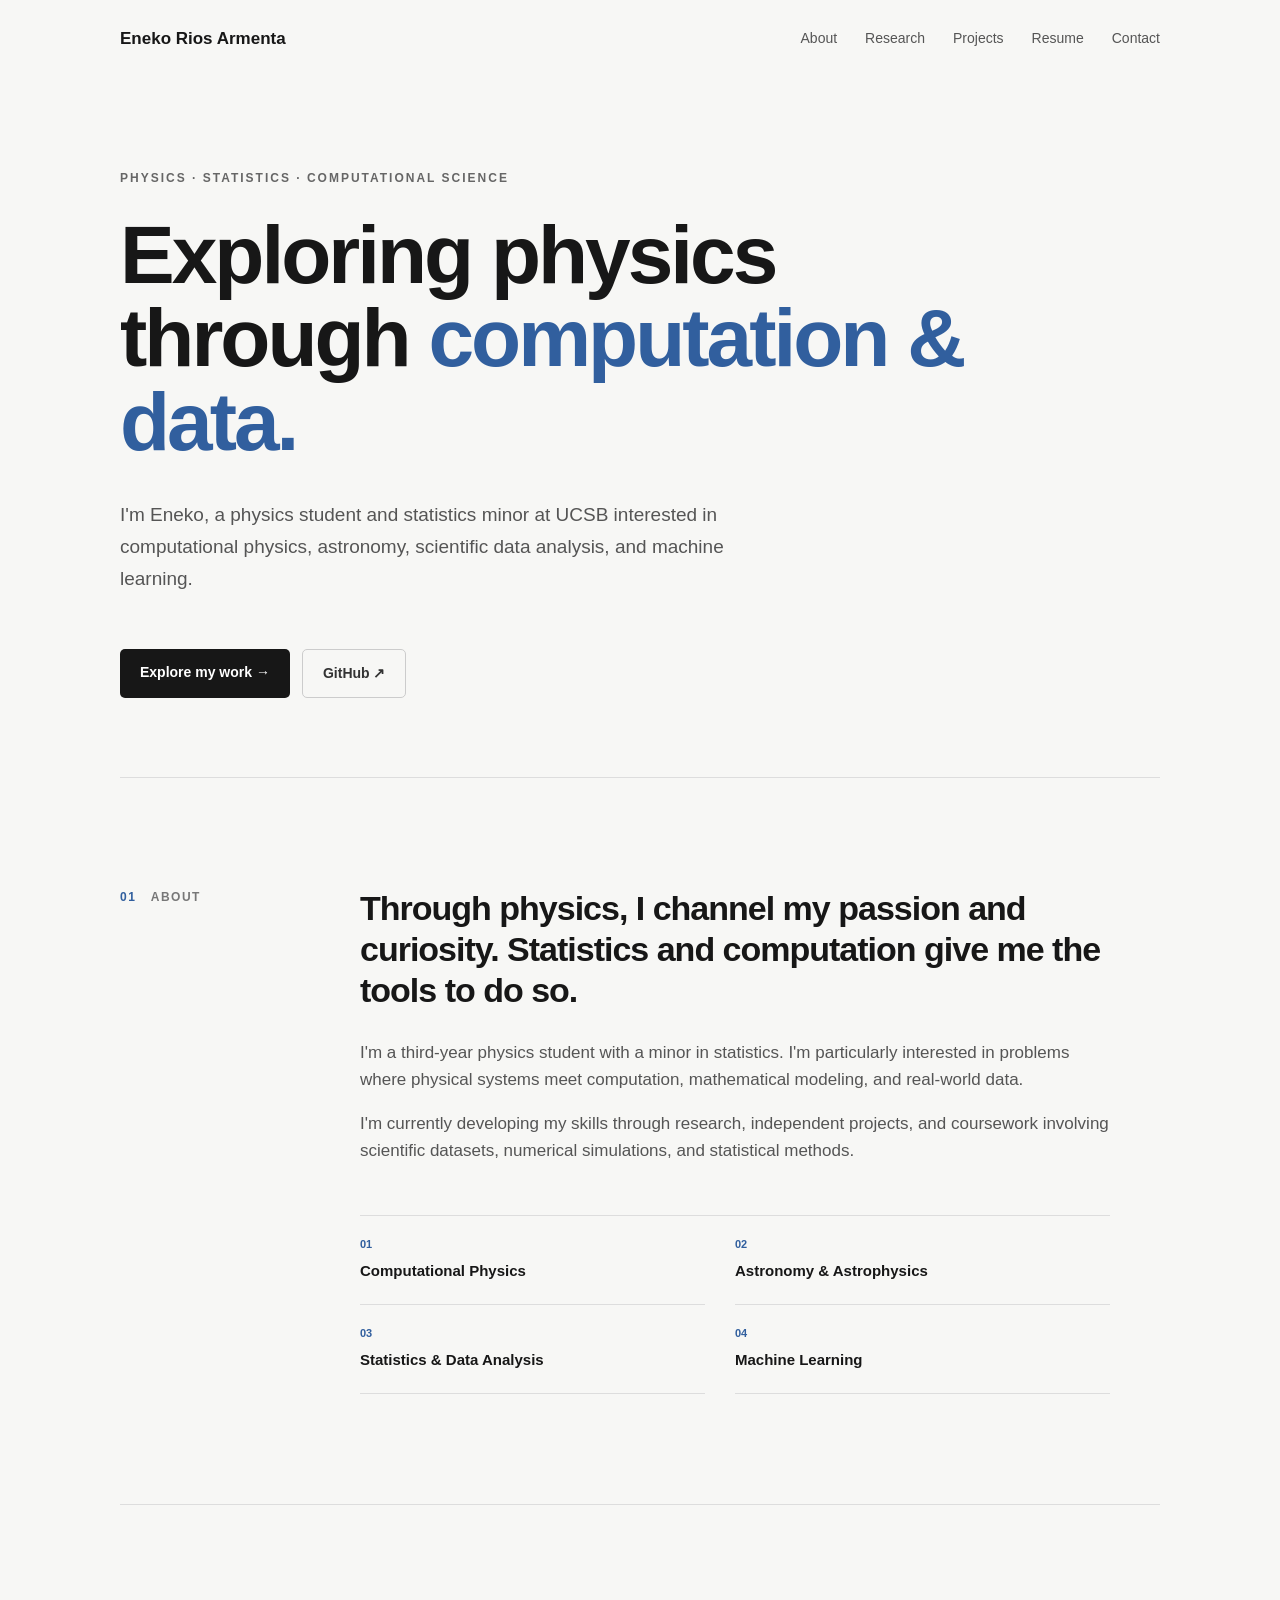
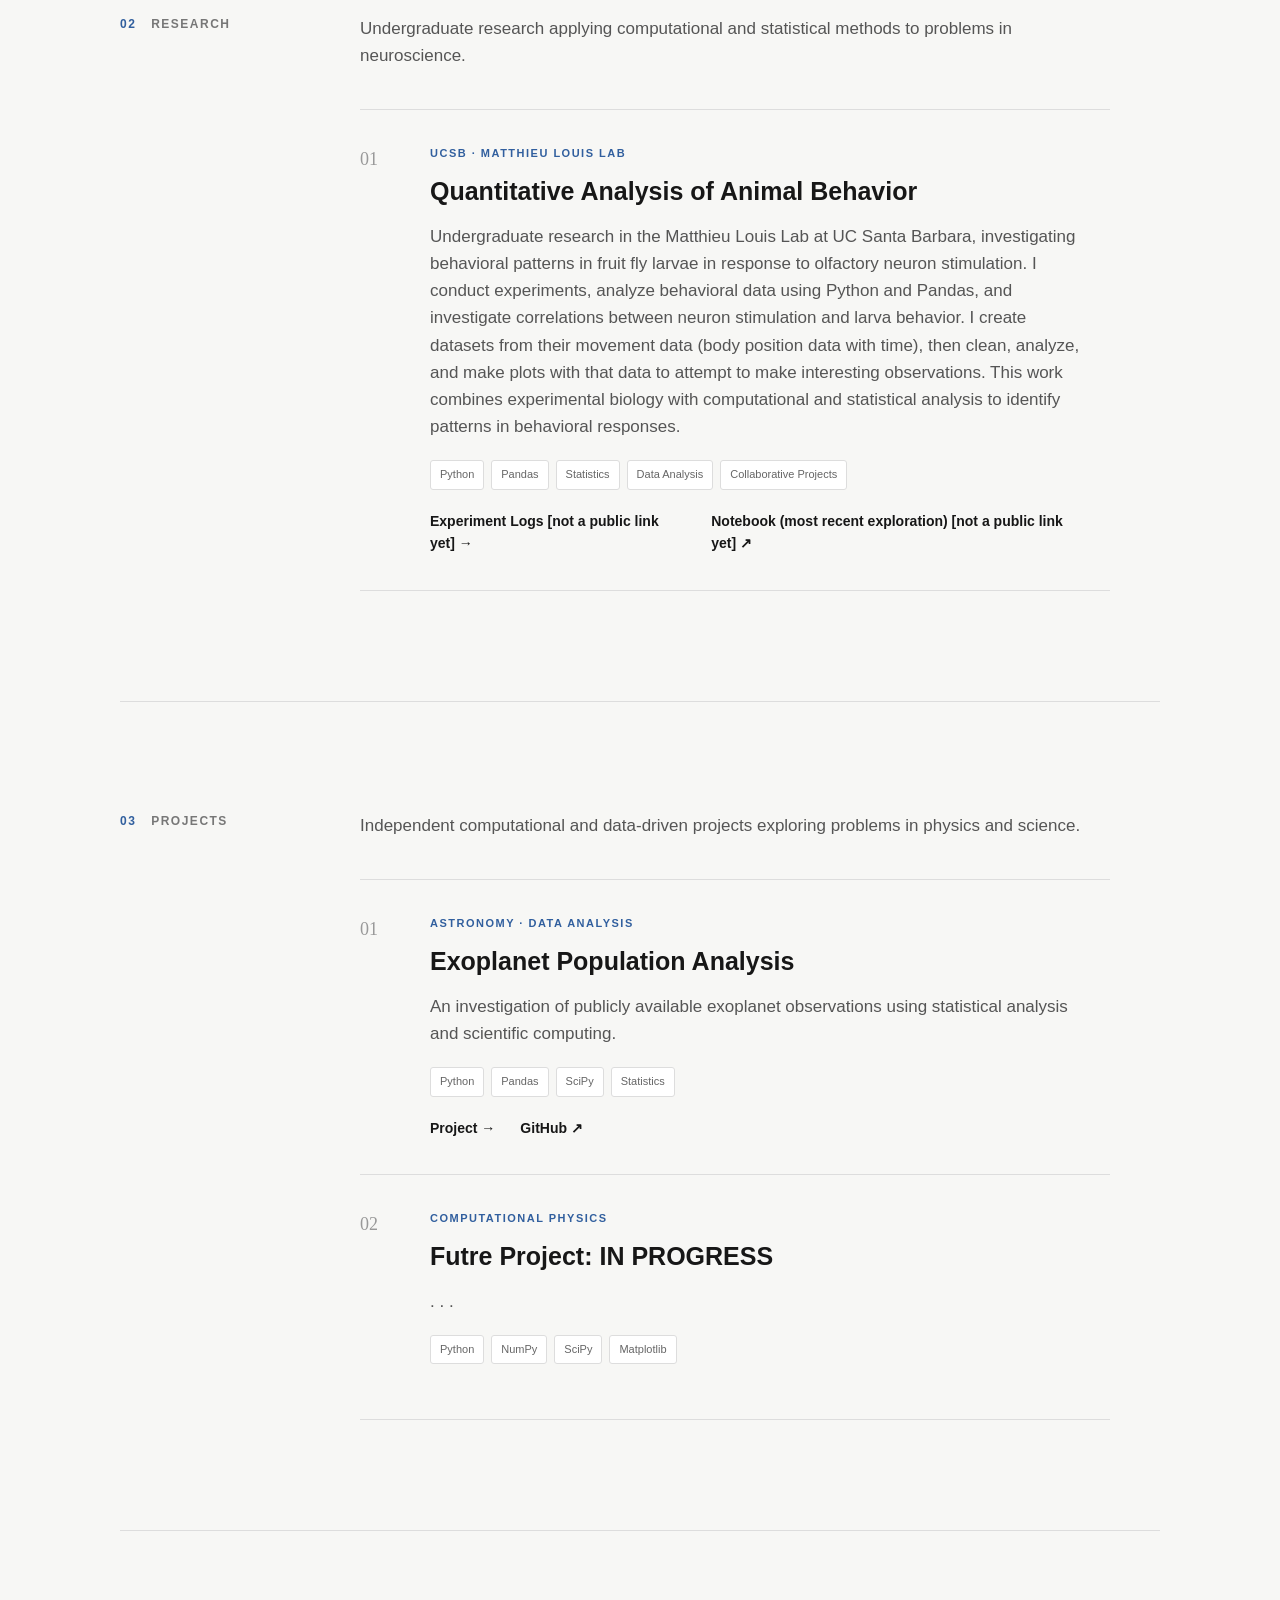
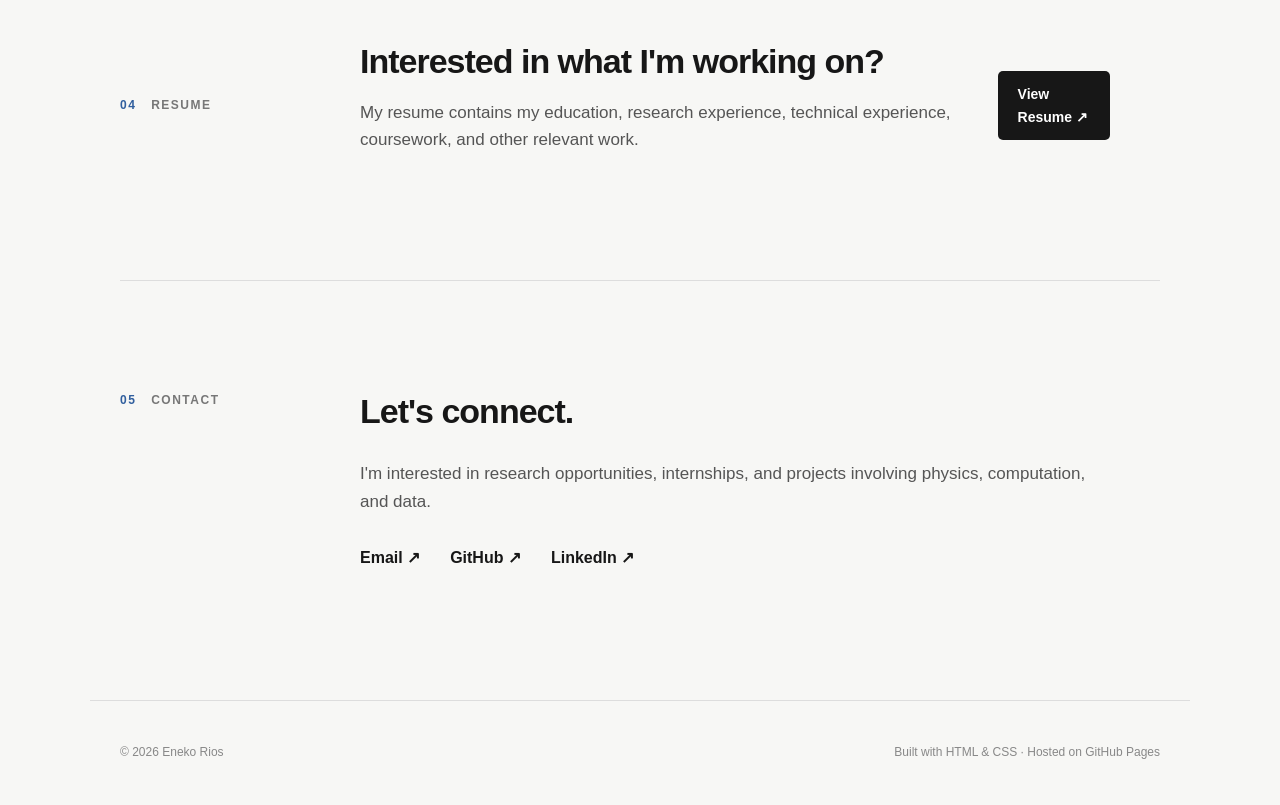
<file: index.html>
<!DOCTYPE html>
<html lang="en">

<head>

    <meta charset="UTF-8">

    <meta name="viewport" content="width=device-width, initial-scale=1.0">

    <title>Eneko Rios Armenta | Physics & Statistics</title>

    <link rel="stylesheet" href="style.css">

</head>


<body>

    <!-- Navigation -->

    <nav class="navbar">

        <a class="nav-name" href="#">Eneko Rios Armenta</a>

        <div class="nav-links">
            <a href="#about">About</a>
            <a href="#research">Research</a>
            <a href="#projects">Projects</a>
            <a href="#resume">Resume</a>
            <a href="#contact">Contact</a>
        </div>

    </nav>


    <!-- Main content -->

    <main>


        <!-- Hero -->

        <section class="hero">

            <p class="eyebrow">PHYSICS · STATISTICS · COMPUTATIONAL SCIENCE</p>

            <h1>
                Exploring physics<br>
                through <span>computation & data.</span>
            </h1>

            <p class="hero-description">
                I'm Eneko, a physics student and statistics minor at UCSB interested
                in computational physics, astronomy, scientific data analysis,
                and machine learning.
            </p>

            <div class="hero-links">

                <a class="button primary" href="#research">
                    Explore my work →
                </a>

                <a class="button secondary"
                   href="https://github.com/eneko-rios-armenta">
                    GitHub ↗
                </a>

            </div>

        </section>


        <!-- About -->

        <section id="about" class="section">

            <div class="section-label">
                <span>01</span>
                About
            </div>

            <div class="section-content">

                <h2>
                    Through physics, I channel my passion and curiosity.
                    Statistics and computation give me the tools to do so.
                </h2>

                <p>
                    I'm a third-year physics student with a minor in
                    statistics. I'm particularly interested in problems
                    where physical systems meet computation, mathematical
                    modeling, and real-world data.
                </p>

                <p>
                    I'm currently developing my skills through research,
                    independent projects, and coursework involving
                    scientific datasets, numerical simulations, and
                    statistical methods.
                </p>


                <div class="interests">

                    <div>
                        <span>01</span>
                        <strong>Computational Physics</strong>
                    </div>

                    <div>
                        <span>02</span>
                        <strong>Astronomy & Astrophysics</strong>
                    </div>

                    <div>
                        <span>03</span>
                        <strong>Statistics & Data Analysis</strong>
                    </div>

                    <div>
                        <span>04</span>
                        <strong>Machine Learning</strong>
                    </div>

                </div>

            </div>

        </section>


        <!-- Research -->

        <section id="research" class="section">

            <div class="section-label">
                <span>02</span>
                Research
            </div>

            <div class="section-content">

                <p class="section-intro">
                    Undergraduate research applying computational and
                    statistical methods to problems in neuroscience.
                </p>


                <article class="project featured">

                    <div class="project-number">
                        01
                    </div>

                    <div class="project-body">

                        <p class="project-type">
                            UCSB · MATTHIEU LOUIS LAB
                        </p>

                        <h3>
                            Quantitative Analysis of Animal Behavior
                        </h3>

                        <p>
                            Undergraduate research in the Matthieu Louis Lab at UC Santa Barbara, 
                            investigating behavioral patterns in fruit fly larvae in response to 
                            olfactory neuron stimulation. I conduct experiments, analyze behavioral 
                            data using Python and Pandas, and investigate correlations between 
                            neuron stimulation and larva behavior. I create datasets from their movement data 
                            (body position data with time), then clean, analyze, and make plots with that data to attempt to 
                            make interesting observations. This work combines experimental 
                            biology with computational and statistical analysis to identify patterns 
                            in behavioral responses.
                        </p>

                        <div class="tags">

                            <span>Python</span>
                            <span>Pandas</span>
                            <span>Statistics</span>
                            <span>Data Analysis</span>
                            <span>Collaborative Projects</span>

                        </div>

                        <div class="project-links">

                            <a href= "#research" target="_blank">
                                Experiment Logs [not a public link yet] → 
                            </a>

                            <a href="#research" target="_blank">
                                Notebook (most recent exploration) [not a public link yet] ↗
                            </a> 

                        </div>

                    </div>

                </article>

            </div>

        </section>


        <!-- Projects -->

        <section id="projects" class="section">

            <div class="section-label">
                <span>03</span>
                Projects
            </div>

            <div class="section-content">

                <p class="section-intro">
                    Independent computational and data-driven projects
                    exploring problems in physics and science.
                </p>


                <!-- Featured project -->

                <article class="project featured">

                    <div class="project-number">
                        01
                    </div>

                    <div class="project-body">

                        <p class="project-type">
                            ASTRONOMY · DATA ANALYSIS
                        </p>

                        <h3>
                            Exoplanet Population Analysis
                        </h3>

                        <p>
                            An investigation of publicly available
                            exoplanet observations using statistical
                            analysis and scientific computing.
                        </p>

                        <div class="tags">

                            <span>Python</span>
                            <span>Pandas</span>
                            <span>SciPy</span>
                            <span>Statistics</span>

                        </div>

                        <div class="project-links">

                            <a href="exoplanet-analysis.html">
                                Project →
                            </a>

                            <a href="https://github.com/eneko-rios-armenta/exoplanet-analysis" target="_blank">
                                GitHub ↗
                            </a>

                        </div>

                    </div>

                </article>


                <!-- Future project -->

                <article class="project">

                    <div class="project-number">
                        02
                    </div>

                    <div class="project-body">

                        <p class="project-type">
                            COMPUTATIONAL PHYSICS
                        </p>

                        <h3>
                            Futre Project: IN PROGRESS
                        </h3>

                        <p>
                            .
                            .
                            .
                        </p>

                        <div class="tags">

                            <span>Python</span>
                            <span>NumPy</span>
                            <span>SciPy</span>
                            <span>Matplotlib</span>

                        </div>

                    </div>

                </article>


            </div>

        </section>


        <!-- Resume -->

        <section id="resume" class="section resume-section">

            <div class="section-label">
                <span>04</span>
                Resume
            </div>

            <div class="section-content resume-content">

                <div>

                    <h2>
                        Interested in what I'm working on?
                    </h2>

                    <p>
                        My resume contains my education, research experience,
                        technical experience, coursework, and other relevant work.
                    </p>

                </div>

                <a class="button primary" href="Resume.pdf" target="_blank">
                    View Resume ↗
                </a>

            </div>

        </section>


        <!-- Contact -->

        <section id="contact" class="section contact-section">

            <div class="section-label">
                <span>05</span>
                Contact
            </div>

            <div class="section-content">

                <h2>
                    Let's connect.
                </h2>

                <p>
                    I'm interested in research opportunities, internships,
                    and projects involving physics, computation, and data.
                </p>

                <div class="contact-links">

                    <a href="mailto:eneko@ucsb.edu">
                        Email ↗
                    </a>

                    <a href="https://github.com/eneko-rios-armenta">
                        GitHub ↗
                    </a>

                    <a href="https://www.linkedin.com/in/eneko-rios-armenta-39562036a/">
                        LinkedIn ↗
                    </a>

                </div>

            </div>

        </section>

    </main>


    <!-- Footer -->

    <footer>

        <p>© 2026 Eneko Rios</p>

        <p>
            Built with HTML & CSS · Hosted on GitHub Pages
        </p>

    </footer>


</body>

</html>
</file>
<file: style.css>
/* =========================================
   Base
   ========================================= */

   * {
    box-sizing: border-box;
}

html {
    scroll-behavior: smooth;
}

body {
    margin: 0;

    background: #f7f7f5;

    color: #171717;

    font-family:
        -apple-system,
        BlinkMacSystemFont,
        "Segoe UI",
        Helvetica,
        Arial,
        sans-serif;

    line-height: 1.6;
}


/* =========================================
   Navigation
   ========================================= */

.navbar {
    max-width: 1100px;

    margin: 0 auto;

    padding: 25px 30px;

    display: flex;

    justify-content: space-between;

    align-items: center;
}

.nav-name {
    color: #171717;

    font-weight: 700;

    font-size: 17px;

    text-decoration: none;
}

.nav-links {
    display: flex;

    gap: 28px;
}

.nav-links a {
    color: #555;

    font-size: 14px;

    text-decoration: none;
}

.nav-links a:hover {
    color: #171717;
}


/* =========================================
   Main
   ========================================= */

main {
    max-width: 1100px;

    margin: 0 auto;

    padding: 0 30px;
}


/* =========================================
   Hero
   ========================================= */

.hero {
    min-height: 700px;

    display: flex;

    flex-direction: column;

    justify-content: center;

    max-width: 900px;
}

.eyebrow {
    margin-bottom: 25px;

    color: #666;

    font-size: 12px;

    font-weight: 700;

    letter-spacing: 2px;
}

.hero h1 {
    margin: 0;

    font-size: clamp(48px, 7vw, 82px);

    line-height: 1.02;

    letter-spacing: -3px;

    font-weight: 700;
}

.hero h1 span {
    color: #315f9e;
}

.hero-description {
    max-width: 650px;

    margin-top: 35px;

    color: #555;

    font-size: 19px;

    line-height: 1.7;
}


/* =========================================
   Buttons
   ========================================= */

.hero-links {
    display: flex;

    gap: 12px;

    margin-top: 35px;
}

.button {
    display: inline-block;

    padding: 12px 20px;

    border-radius: 5px;

    font-size: 14px;

    font-weight: 600;

    text-decoration: none;

    transition: 0.2s;
}

.button.primary {
    background: #171717;

    color: white;
}

.button.primary:hover {
    background: #315f9e;
}

.button.secondary {
    border: 1px solid #ccc;

    color: #333;

    background: transparent;
}

.button.secondary:hover {
    border-color: #777;
}


/* =========================================
   Sections
   ========================================= */

.section {
    display: grid;

    grid-template-columns: 180px 1fr;

    gap: 60px;

    padding: 110px 0;

    border-top: 1px solid #ddd;
}

.section-label {
    color: #777;

    font-size: 12px;

    font-weight: 700;

    letter-spacing: 1.5px;

    text-transform: uppercase;
}

.section-label span {
    color: #315f9e;

    margin-right: 10px;
}

.section-content {
    max-width: 750px;
}

.section-content h2 {
    margin-top: 0;

    font-size: 34px;

    line-height: 1.2;

    letter-spacing: -1px;
}

.section-content p {
    color: #555;

    font-size: 17px;
}


/* =========================================
   Interests
   ========================================= */

.interests {
    display: grid;

    grid-template-columns: 1fr 1fr;

    margin-top: 50px;

    border-top: 1px solid #ddd;
}

.interests div {
    padding: 20px 0;

    border-bottom: 1px solid #ddd;
}

.interests div:nth-child(odd) {
    margin-right: 30px;
}

.interests span {
    display: block;

    margin-bottom: 5px;

    color: #315f9e;

    font-size: 11px;

    font-weight: 700;
}

.interests strong {
    font-size: 15px;
}


/* =========================================
   Projects
   ========================================= */

.section-intro {
    margin-top: 0;

    margin-bottom: 40px;
}


/* Individual project */

.project {
    display: grid;

    grid-template-columns: 70px 1fr;

    padding: 35px 0;

    border-top: 1px solid #ddd;
}

.project:last-child {
    border-bottom: 1px solid #ddd;
}

.project-number {
    color: #999;

    font-family: Georgia, serif;

    font-size: 18px;
}

.project-body {
    max-width: 650px;
}

.project-type {
    margin: 0 0 8px 0 !important;

    color: #315f9e !important;

    font-size: 11px !important;

    font-weight: 700;

    letter-spacing: 1.5px;

    text-transform: uppercase;
}

.project h3 {
    margin: 0 0 12px 0;

    font-size: 25px;
}

.project p {
    margin-top: 0;

    margin-bottom: 20px;
}


/* Tags */

.tags {
    display: flex;

    flex-wrap: wrap;

    gap: 7px;

    margin-bottom: 20px;
}

.tags span {
    padding: 5px 9px;

    border: 1px solid #ddd;

    border-radius: 3px;

    color: #666;

    background: #fff;

    font-size: 11px;
}


/* Project links */

.project-links {
    display: flex;

    gap: 25px;
}

.project-links a {
    color: #171717;

    font-size: 14px;

    font-weight: 600;

    text-decoration: none;
}

.project-links a:hover {
    color: #315f9e;
}


/* =========================================
   Resume
   ========================================= */

.resume-section {
    align-items: center;
}

.resume-content {
    display: flex;

    justify-content: space-between;

    align-items: center;

    gap: 40px;
}

.resume-content h2 {
    margin-bottom: 10px;
}


/* =========================================
   Contact
   ========================================= */

.contact-section {
    padding-bottom: 130px;
}

.contact-content {
    max-width: 700px;
}

.contact-links {
    display: flex;

    gap: 30px;

    margin-top: 30px;
}

.contact-links a {
    color: #171717;

    font-weight: 600;

    text-decoration: none;
}

.contact-links a:hover {
    color: #315f9e;
}


/* =========================================
   Footer
   ========================================= */

footer {
    max-width: 1100px;

    margin: 0 auto;

    padding: 30px;

    display: flex;

    justify-content: space-between;

    border-top: 1px solid #ddd;

    color: #888;

    font-size: 12px;
}


/* =========================================
   Mobile
   ========================================= */

@media (max-width: 700px) {

    .navbar {
        padding: 20px;
    }

    .nav-links {
        gap: 12px;
    }

    .nav-links a {
        font-size: 12px;
    }

    main {
        padding: 0 20px;
    }

    .hero {
        min-height: 600px;
    }

    .hero h1 {
        letter-spacing: -2px;
    }

    .hero-description {
        font-size: 17px;
    }

    .section {
        grid-template-columns: 1fr;

        gap: 25px;

        padding: 80px 0;
    }

    .interests {
        grid-template-columns: 1fr;
    }

    .interests div:nth-child(odd) {
        margin-right: 0;
    }

    .resume-content {
        flex-direction: column;

        align-items: flex-start;
    }

    footer {
        flex-direction: column;

        gap: 5px;

        padding: 25px 20px;
    }

}

/* =========================================
   Research
   ========================================= */

   #research .project {
    background: transparent;
}

#research .project-type {
    color: #315f9e !important;
}


/* =========================================
   Project Page Specific Styles (Figures & Details)
   ========================================= */

   .hero-project {
    min-height: auto;
    padding-top: 60px;
    padding-bottom: 60px;
}

/* Figures & Image Cards */
/* Fixed Framing for Figure Images */
.figure-card {
    margin: 40px 0 30px 0;
    border: 1px solid #ddd;
    border-radius: 6px;
    background: #ffffff;
    overflow: hidden;
}

.figure-placeholder {
    width: 100%;
    height: auto; /* Replaces fixed 320px height */
    background: #fafafa;
    display: flex;
    align-items: center;
    justify-content: center;
    padding: 24px; /* Creates clean breathing room around plot */
    border-bottom: 1px solid #eee;
}

/* Prevent plot image stretching */
.figure-placeholder img,
.figure-card img {
    max-width: 100%;
    max-height: 500px;
    width: auto;
    height: auto;
    object-fit: contain; /* Preserves natural aspect ratio */
    flex-shrink: 0;      /* Prevents flexbox from squishing/distorting the image */
    display: block;
    margin: 0 auto;
    border-radius: 4px;
}

.hero-figure {
    margin-top: 50px;
}
.figure-card img {
    width: 100%;
    height: auto;
    display: block;
}

figcaption {
    padding: 16px 20px;
    font-size: 13.5px;
    color: #666;
    background: #fff;
    line-height: 1.5;
}

figcaption strong {
    color: #171717;
}

/* Data & Limitations Bullet Lists */
.data-list {
    padding-left: 20px;
    color: #555;
    font-size: 16.5px;
    line-height: 1.8;
}

.data-list li {
    margin-bottom: 12px;
}

.data-list strong {
    color: #171717;
}

/* Key Points Grid in Question Section */
.key-points {
    display: grid;
    grid-template-columns: 1fr 1fr;
    gap: 20px;
    margin-top: 35px;
    padding-top: 25px;
    border-top: 1px solid #ddd;
}

.point-item > span {
    display: block;
    color: #315f9e;
    font-size: 11px;
    font-weight: 700;
    margin-bottom: 4px;
}

.point-item strong {
    font-size: 16px;
    display: block;
    margin-bottom: 6px;
}

.point-item p {
    font-size: 14px;
    margin: 0;
    color: #666;
}

@media (max-width: 700px) {
    .key-points {
        grid-template-columns: 1fr;
    }
    .figure-placeholder {
        height: 220px;
    }
}


/* Container for popup terms */
.popup-term {
    position: relative;
    display: inline;
    margin: 0;
    padding: 0;
    color: #4f46e5;
    text-decoration: underline dotted 1.5px;
    text-underline-offset: 3px;
    cursor: pointer;
    font-weight: 600;
}

/* Hover effect for the term */
.popup-term:hover {
    color: #3730a3;
}

/* Popup card */
.popup-card {
    display: block;
    visibility: hidden;
    opacity: 0;

    width: 260px;
    max-width: calc(100vw - 40px);
    box-sizing: border-box;

    background-color: #1e1e24;
    color: #e2e8f0;
    text-align: left;
    border-radius: 8px;
    padding: 12px 14px;

    position: absolute;
    z-index: 1000;
    bottom: calc(100% + 10px);
    left: 50%;

    margin: 0;
    transform: translateX(-50%) translateY(5px);

    box-shadow:
        0 10px 25px -5px rgba(0, 0, 0, 0.3),
        0 8px 10px -6px rgba(0, 0, 0, 0.2);

    border: 1px solid rgba(255, 255, 255, 0.1);

    font-size: 0.85rem;
    font-weight: 400;
    line-height: 1.5;
    text-decoration: none;

    white-space: normal;
    overflow-wrap: break-word;

    transition:
        opacity 0.25s ease,
        transform 0.25s ease,
        visibility 0.25s;

    pointer-events: none;
}

/* Popup heading */
.popup-card strong {
    display: block;
    color: #ffffff;
    font-size: 0.95rem;
    margin: 0 0 4px;
}

/* Small arrow below the popup */
.popup-card::after {
    content: "";
    position: absolute;
    top: 100%;
    left: 50%;
    margin-left: -6px;

    border-width: 6px;
    border-style: solid;
    border-color: #1e1e24 transparent transparent transparent;
}

/* Show popup on hover or keyboard focus */
.popup-term:hover .popup-card,
.popup-term:focus .popup-card,
.popup-term:focus-within .popup-card {
    visibility: visible;
    opacity: 1;
    transform: translateX(-50%) translateY(0);
}
</file>
